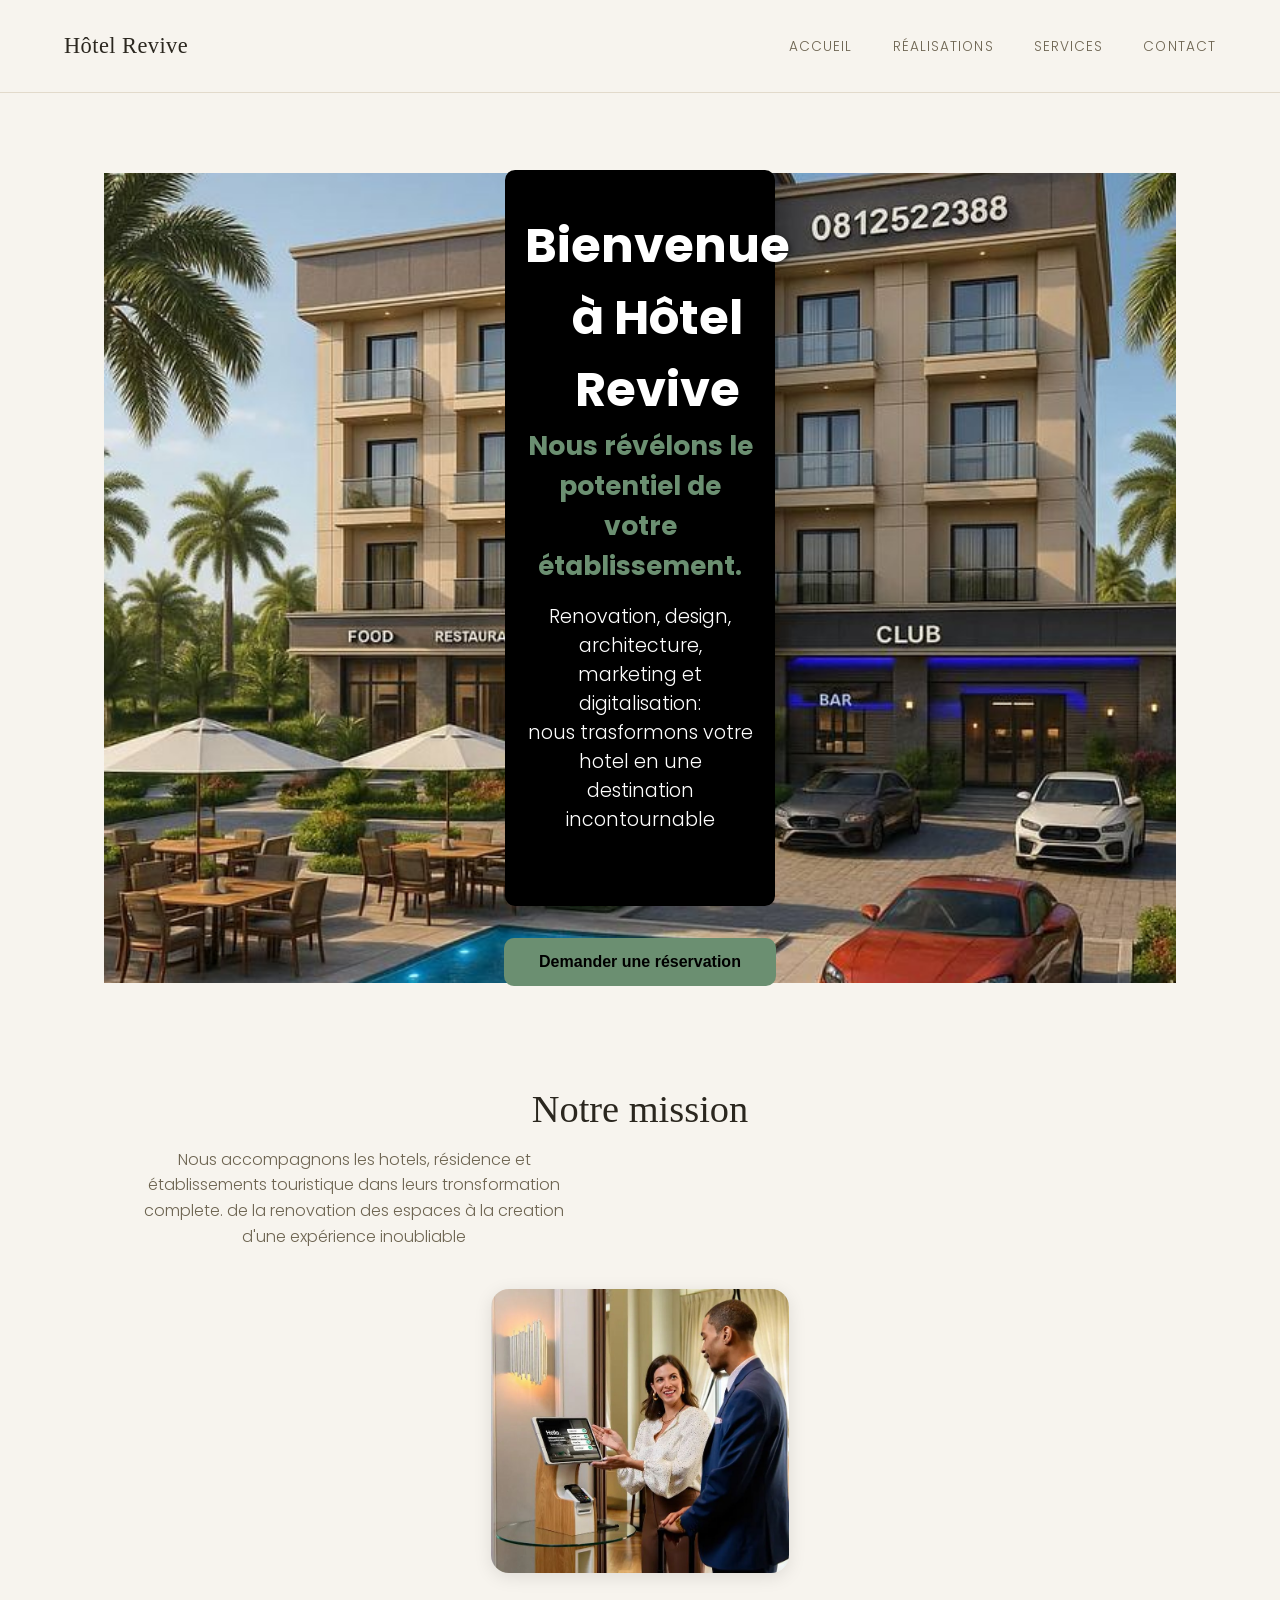
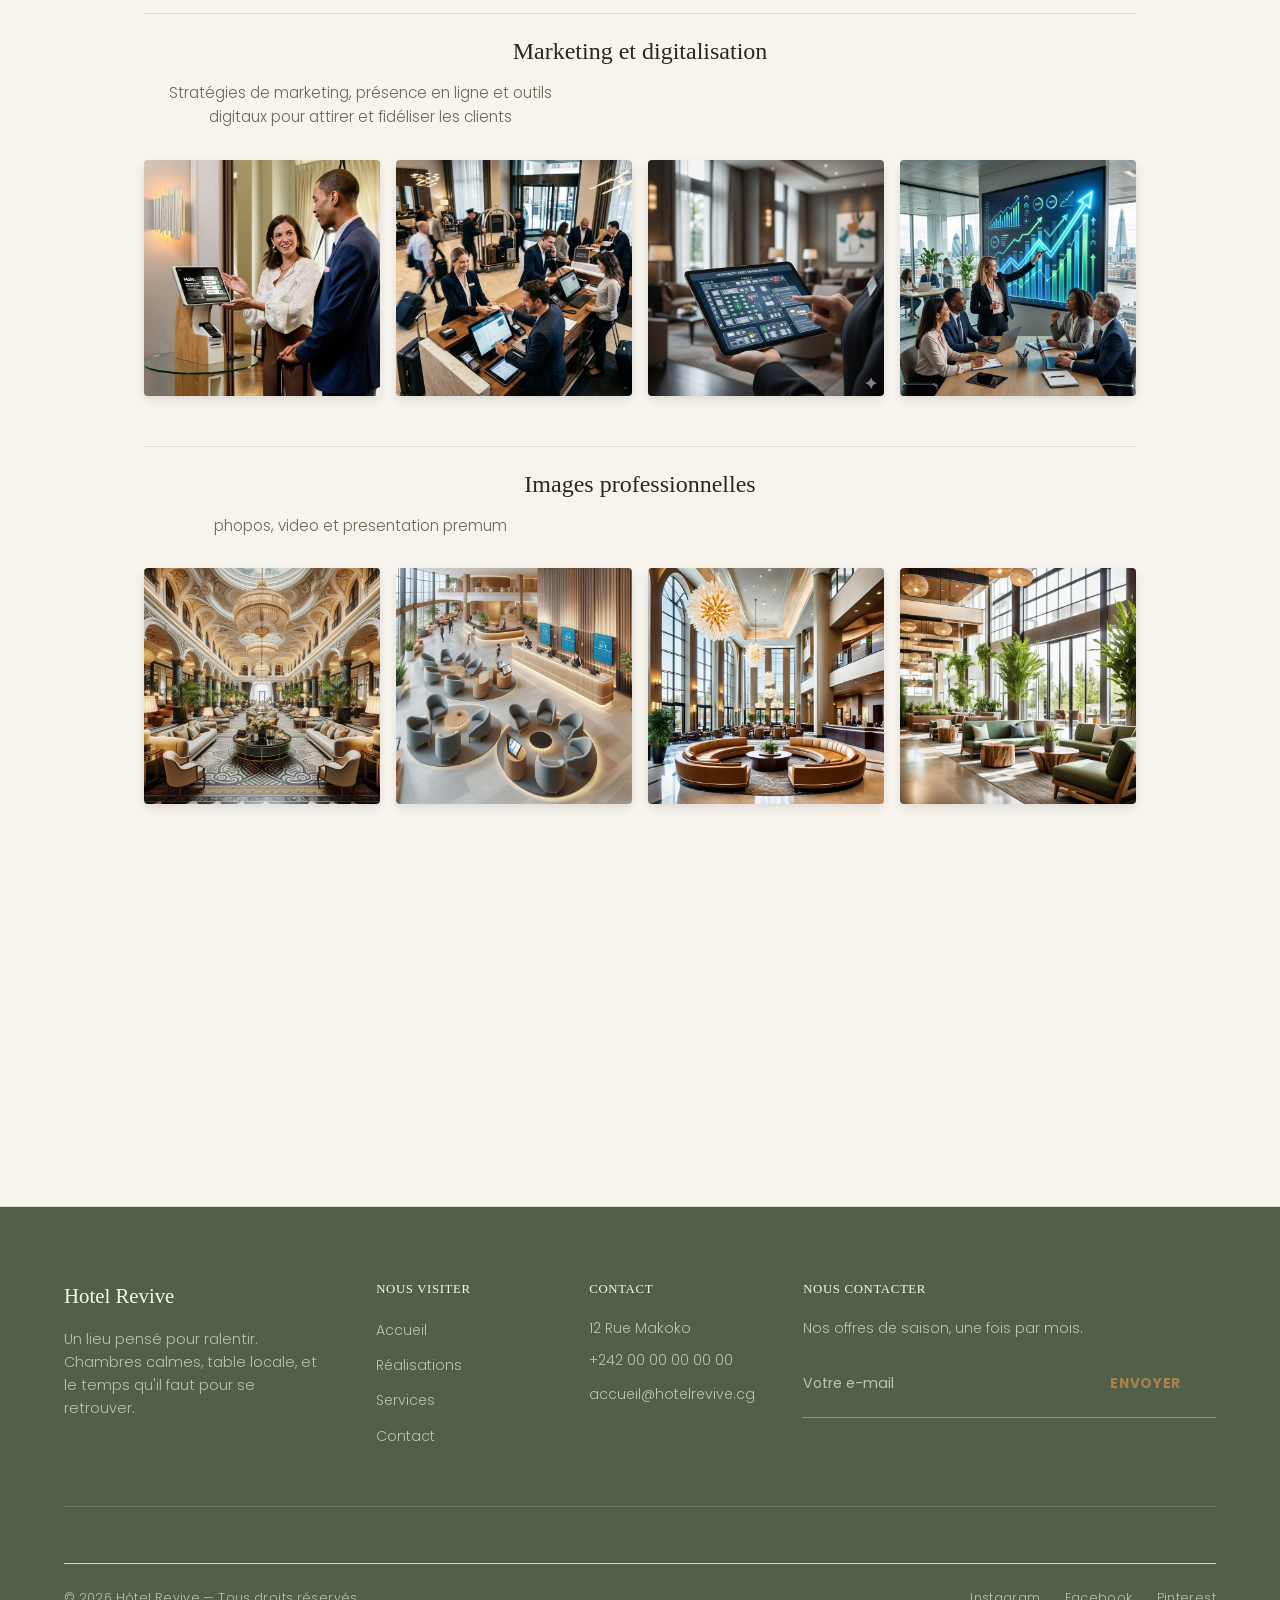
<file: index.html>
<!DOCTYPE html>
<html lang="fr">
<head>
    <meta charset="UTF-8">
    <meta name="viewport" content="width=device-width, initial-scale=1.0">
    <title>Hôtel Revive</title>
    <link href="style.css" rel="stylesheet">  
    <link rel="preconnect" href="https://fonts.googleapis.com">
<link rel="preconnect" href="https://fonts.gstatic.com" crossorigin>
<link href="https://fonts.googleapis.com/css2?family=Poppins:ital,wght@0,100;0,200;0,300;0,400;0,500;0,600;0,700;0,800;0,900;1,100;1,200;1,300;1,400;1,500;1,600;1,700;1,800;1,900&display=swap" rel="stylesheet">
</head>

<body>

<!--   ===========   CREATION DU MENU   ======================   -->

<nav class="navbar">
    <a href="index.html" class="identite">Hôtel Revive</a>

    <ul class="nav-liens">
        <li><a href="index.html">Accueil</a></li>
        <li><a href="realisation.html">Réalisations</a></li>
        <li><a href="services.html">Services</a></li>
        <li><a href="contact.html">Contact</a></li>
    </ul>
</nav>

<main>
    <section class="home">
        <div class="page-title">
            <h1>Bienvenue à Hôtel Revive</h1>
            <h5>Nous révélons le potentiel de votre établissement.</h5>
            <p class="descrip">Renovation, design, architecture, <br> marketing et digitalisation: <br>nous trasformons votre hotel en une destination incontournable</p>
        </div>
        <div><button type="button" class="home-button">Demander une réservation</button></div>
        <div>
    </section>
    
    <section class="service">
        <h2>Notre mission</h2>
        <p>Nous accompagnons les hotels, résidence et établissements touristique dans leurs tronsformation complete. de la renovation des espaces à la creation d'une expérience inoubliable</p>
        <img class="dile" src="images/c.jpg" alt="Notre mission">
        </div>

        <h3>Marketing et digitalisation</h3>
        <p>Stratégies de marketing, présence en ligne et outils digitaux pour attirer et fidéliser les clients</p>
        <div class="design">
            <img src="images/c.jpg" alt="Service 3">
            <img src="images/12.jpg" alt="Service 3">
            <img src="images/h.jpg" alt="Service 3">
            <img src="images/tr.jpg" alt="Service 3">
        </div>

        <h3>Images professionnelles</h3>
        <p>phopos, video et presentation premum</p>
        <div class="design">
            <img src="images/P.jPG" alt="Service 4">
            <img src="images/P1.jPG" alt="Service 4">
            <img src="images/P2.jPG" alt="Service 4">
            <img src="images/P3.jPG" alt="Service 4">
        </div>
    </div>
    </div>
    </section>
    

    </div>
</main>
<!-- ... contenu de la page ... -->

<footer>

    <div class="footer-grid">

        <div class="footer-identite">

            <a href="index.html" class="idendite">Hotel Revive</a>
            <p>Un lieu pensé pour ralentir. Chambres calmes, table locale, et le temps qu'il faut pour se retrouver.</p>

        </div>

        <div class="footer-column">

            <h4>Nous visiter</h4>
            <ul>
                <li><a href="index.html">Accueil</a></li>
                <li><a href="realisation.html">Réalisations</a></li>
                <li><a href="services.html">Services</a></li>
                <li><a href="contact.html">Contact</a></li>
            </ul>

        </div>

        <div class="footer-column">
            <h4>Contact</h4>
            <ul>
            <li><p>12 Rue Makoko</p></li>
            <li><p>+242 00 00 00 00 00</p></li>
            <li><a href="#">accueil@hotelrevive.cg</a></li>
            </ul>
        </div>

        <div class="footer-column">
            <h4>Nous contacter</h4>
            <p>Nos offres de saison, une fois par mois.</p>
            
            <form class="footer-form">
                <input type="email" placeholder="Votre e-mail">
                <button type="submit">Envoyer</button>
            </form>

        </div>

    </div>


    <div class="footer-bottom">
        <span>© 2026 Hôtel Revive — Tous droits réservés</span>
        <div class="socials">
        <a href="#">Instagram</a>
        <a href="#">Facebook</a>
        <a href="#">Pinterest</a>
        </div>
    </div>

</footer>

</body>
</html>
</file>
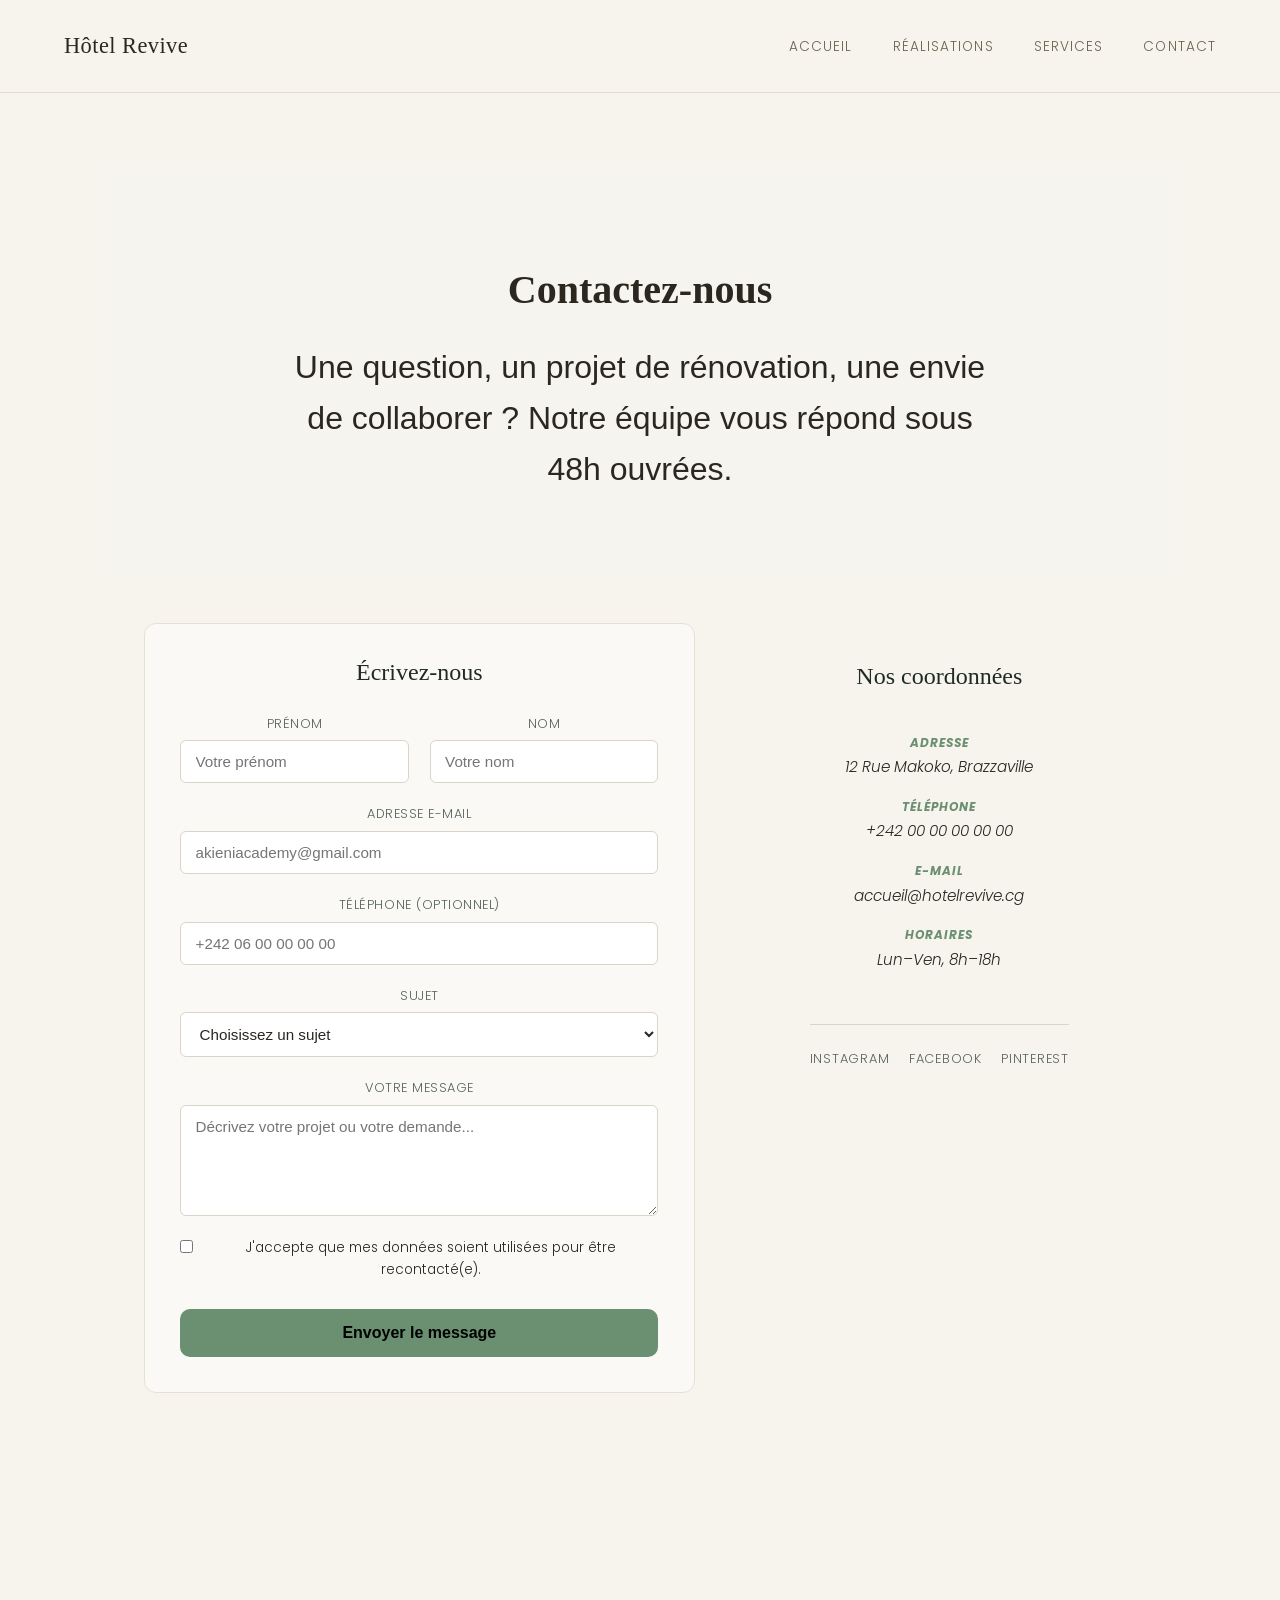
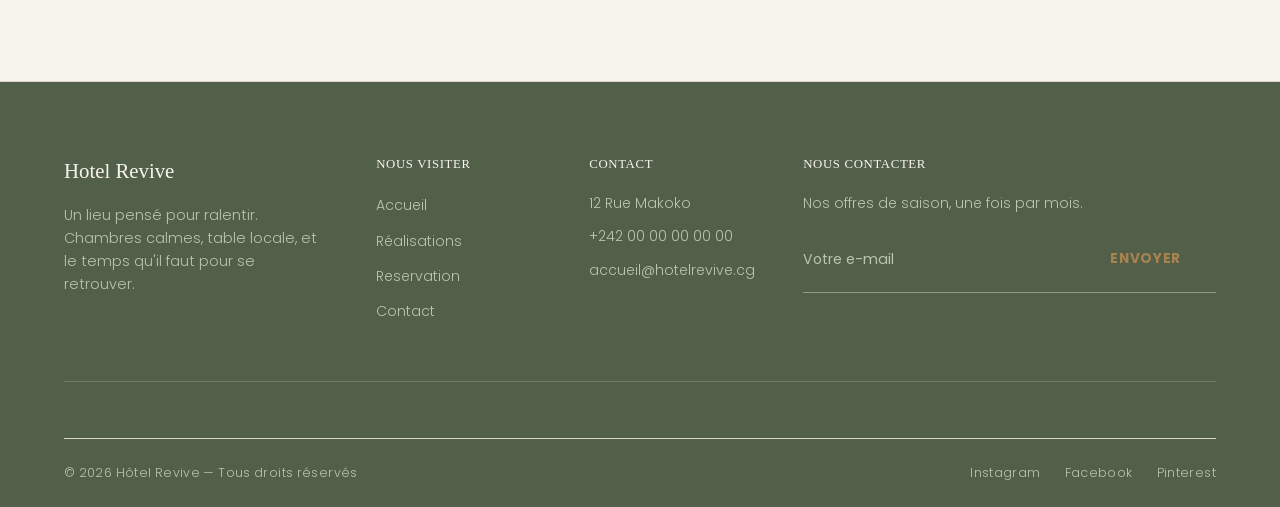
<file: contact.html>
<!DOCTYPE html>
<html lang="fr">
<head>
    <meta charset="UTF-8">
    <meta name="viewport" content="width=device-width, initial-scale=1.0">
    <title>Contact — Hôtel Revive</title>
    <link rel="preconnect" href="https://fonts.googleapis.com">
    <link rel="preconnect" href="https://fonts.gstatic.com" crossorigin>
    <link href="https://fonts.googleapis.com/css2?family=Poppins:ital,wght@0,100;0,200;0,300;0,400;0,500;0,600;0,700;0,800;0,900;1,100;1,200;1,300;1,400;1,500;1,600;1,700;1,800;1,900&display=swap" rel="stylesheet">

    <link href="style.css" rel="stylesheet">
</head>

<body>

<nav class="navbar">
    <a href="index.html" class="identite">Hôtel Revive</a>

    <ul class="nav-liens">
        <li><a href="index.html">Accueil</a></li>
        <li><a href="realisation.html">Réalisations</a></li>
        <li><a href="services.html">Services</a></li>
        <li><a href="contact.html" aria-current="page">Contact</a></li>
        <!-- aria-current="page" dit aux lecteurs d'écran ET à Google
             "c'est la page où on se trouve actuellement". Bonne pratique
             d'accessibilité trop souvent oubliée. -->
    </ul>
</nav>

<main>

    <header class="_header-real">
        <h1>Contactez-nous</h1>
        <p>
            Une question, un projet de rénovation, une envie de collaborer ?
            Notre équipe vous répond sous 48h ouvrées.
        </p>
    </header>

    <section class="contact-section">

        <!--  LE FORMULAIRE  -->

        <form class="contact-form" action="#" method="post" novalidate>
            <!-- action="#" : normalement l'URL du serveur qui traite le formulaire.
                 method="post" : les données du formulaire ne doivent Jamais
                 partir en GET (elles apparaîtraient dans l'URL, donc dans
                 l'historique du navigateur donc mauvais pour la sécurité/vie privée).
                 novalidate : on désactive la validation par défaut du navigateur
                 -->

            <h2>Écrivez-nous</h2>

            <div class="champ champ-double">
                <div class="champ">
                    <label for="prenom">Prénom</label>
                    <input
                        type="text"
                        id="prenom"
                        name="prenom"
                        placeholder="Votre prénom"
                        required
                        autocomplete="given-name">
                    <!-- autocomplete="given-name" : le navigateur peut
                         pré-remplir ce champ automatiquement.-->
                </div>

                <div class="champ">
                    <label for="nom">Nom</label>
                    <input
                        type="text"
                        id="nom"
                        name="nom"
                        placeholder="Votre nom"
                        required
                        autocomplete="family-name">
                </div>
            </div>

            <div class="champ">
                <label for="email">Adresse e-mail</label>
                <input
                    type="email"
                    id="email"
                    name="email"
                    placeholder="akieniacademy@gmail.com"
                    required
                    autocomplete="email">
            </div>

            <div class="champ">
                <label for="telephone">Téléphone (optionnel)</label>
                <input
                    type="tel"
                    id="telephone"
                    name="telephone"
                    placeholder="+242 06 00 00 00 00"
                    autocomplete="tel">
                <!-- Pas de "required" ici : on ne rend obligatoire QUE
                     ce qui est vraiment indispensable. Un formulaire trop
                     exigeant fait fuir les visiteurs (mauvaise UX/conversion). -->
            </div>

            <div class="champ">
                <label for="sujet">Sujet</label>
                <select id="sujet" name="sujet" required>
                    <option value="" disabled selected>Choisissez un sujet</option>
                    <option value="renovation">Projet de rénovation</option>
                    <option value="design">Design &amp; architecture</option>
                    <option value="marketing">Marketing &amp; digitalisation</option>
                    <option value="autre">Autre demande</option>
                </select>
            </div>

            <div class="champ">
                <label for="message">Votre message</label>
                <textarea
                    id="message"
                    name="message"
                    rows="5"
                    placeholder="Décrivez votre projet ou votre demande..."
                    required></textarea>
                    <!-- textarea pour remplir un texte relativement long au lieu d'un simple input-->
            </div>

            <div class="champ champ-checkbox">
                <input type="checkbox" id="rgpd" name="rgpd" required>
                <label for="rgpd">
                    J'accepte que mes données soient utilisées pour être recontacté(e).
                </label>
                <!-- Case à cocher pour le consentement RGPD (protection des
                     données). Bonne pratique légale/éthique dès qu'un
                     formulaire collecte des données personnelles. -->
            </div>

            <button type="submit">Envoyer le message</button>
        </form>

        <!--  LES COORDONNÉES  -->
        <!-- <aside> = contenu "à côté" du contenu principal, lié mais pas indispensable à la compréhension du formulaire. Ici : coordonnées, horaires, réseaux sociaux. -->
        <aside class="contact-infos">
            <h2>Nos coordonnées</h2>

            <!-- <address> est LA balise sémantique pour des coordonnée de contact (adresse postale, téléphone, email). elle aide le SEO local et l'accessibilité. -->
            <address>
                <ul class="liste-infos">
                    <li>
                        <strong>Adresse</strong>
                        <span>12 Rue Makoko, Brazzaville</span>
                    </li>
                    <li>
                        <strong>Téléphone</strong>
                        <a href="tel:+24200000000">+242 00 00 00 00 00</a>
                    </li>
                    <li>
                        <strong>E-mail</strong>
                        <a href="mailto:accueil@hotelrevive.cg">accueil@hotelrevive.cg</a>
                    </li>
                    <li>
                        <strong>Horaires</strong>
                        <span>Lun–Ven, 8h–18h</span>
                    </li>
                </ul>
            </address>

            <div class="socials-contact">
                <a href="#">Instagram</a>
                <a href="#">Facebook</a>
                <a href="#">Pinterest</a>
            </div>
        </aside>

    </section>

</main>

<footer>
    <div class="footer-grid">
        <div class="footer-identite">
            <a href="index.html" class="idendite">Hotel Revive</a>
            <p>Un lieu pensé pour ralentir. Chambres calmes, table locale, et le temps qu'il faut pour se retrouver.</p>
        </div>

        <div class="footer-column">
            <h4>Nous visiter</h4>
            <ul>
                <li><a href="index.html">Accueil</a></li>
                <li><a href="realisation.html">Réalisations</a></li>
                <li><a href="services.html">Reservation</a></li>
                <li><a href="contact.html">Contact</a></li>
            </ul>
        </div>

        <div class="footer-column">
            <h4>Contact</h4>
            <ul>
                <li><p>12 Rue Makoko</p></li>
                <li><p>+242 00 00 00 00 00</p></li>
                <li><a href="mailto:accueil@hotelrevive.cg">accueil@hotelrevive.cg</a></li>
            </ul>
        </div>

        <div class="footer-column">
            <h4>Nous contacter</h4>
            <p>Nos offres de saison, une fois par mois.</p>
            <form class="footer-form">
                <input type="email" placeholder="Votre e-mail">
                <button type="submit">Envoyer</button>
            </form>
        </div>
    </div>

    <div class="footer-bottom">
        <span>© 2026 Hôtel Revive — Tous droits réservés</span>
        <div class="socials">
            <a href="#">Instagram</a>
            <a href="#">Facebook</a>
            <a href="#">Pinterest</a>
        </div>
    </div>
</footer>

</body>
</html>
</file>
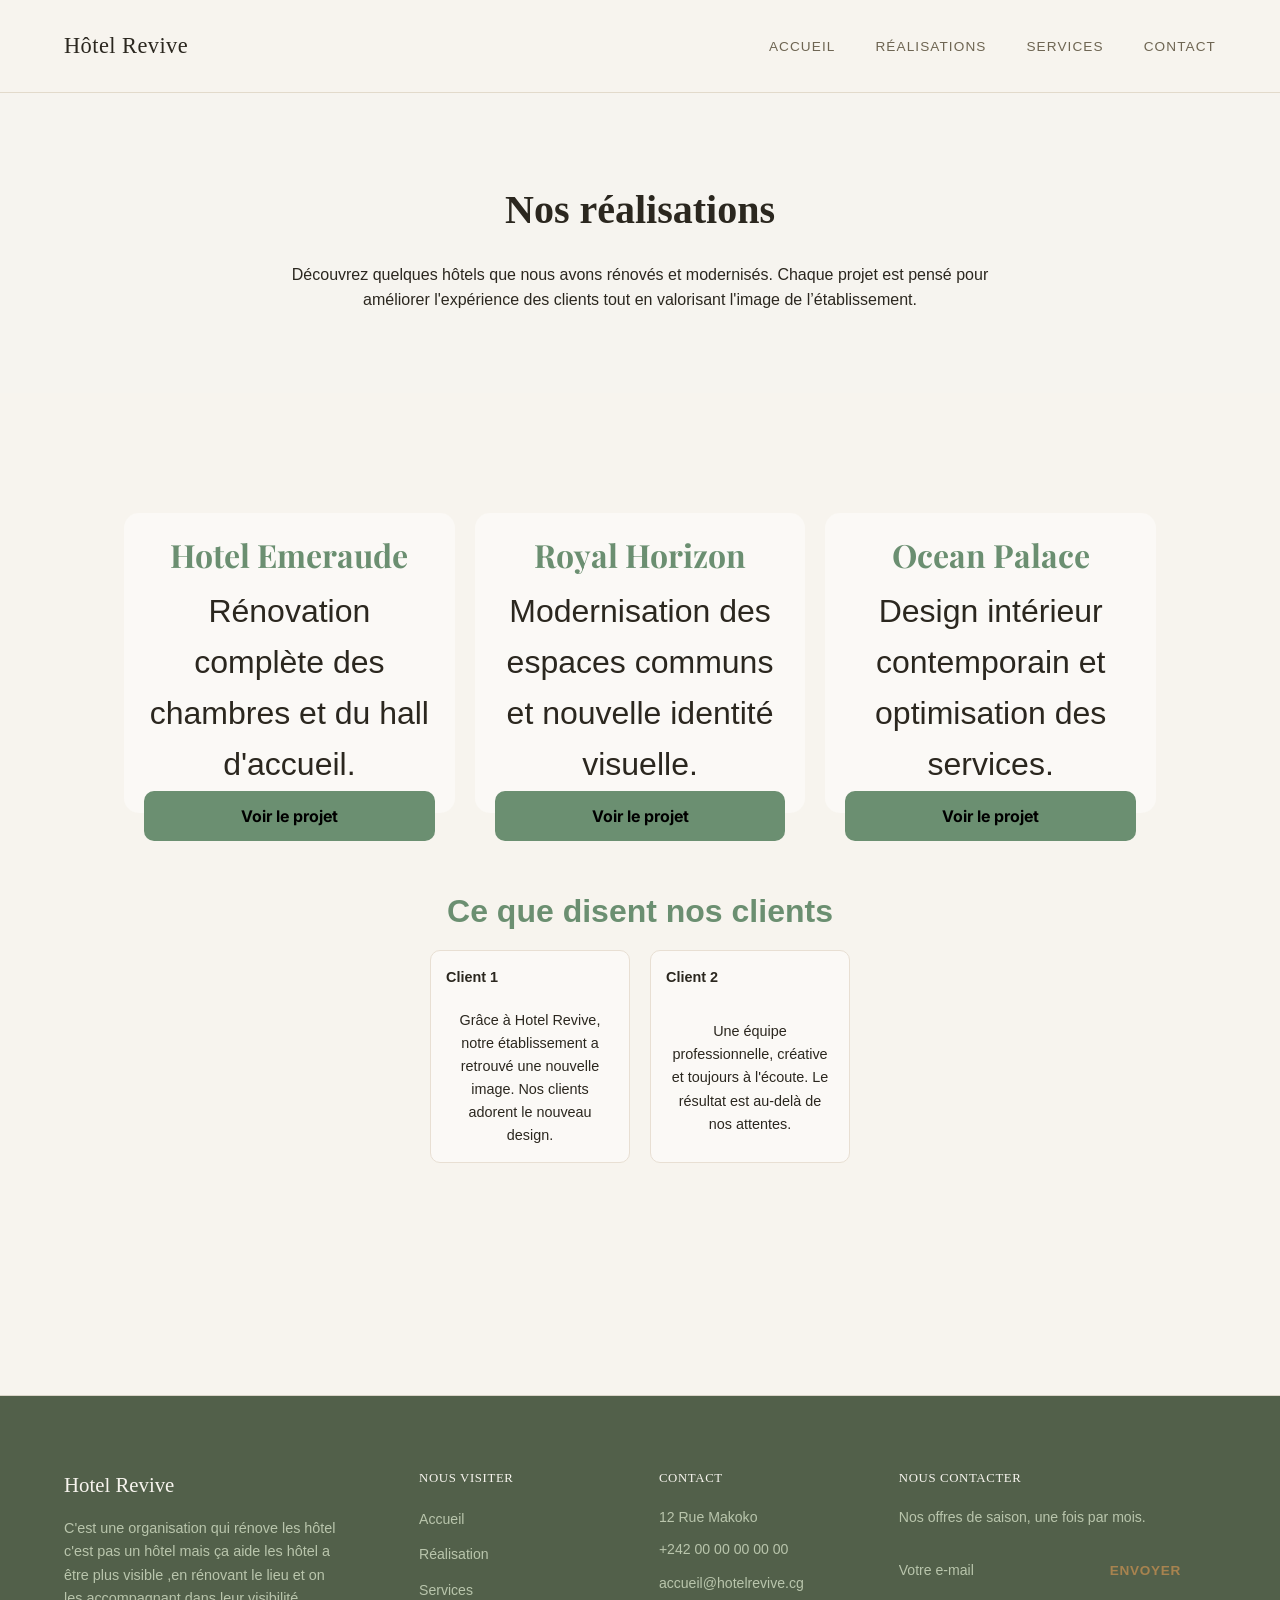
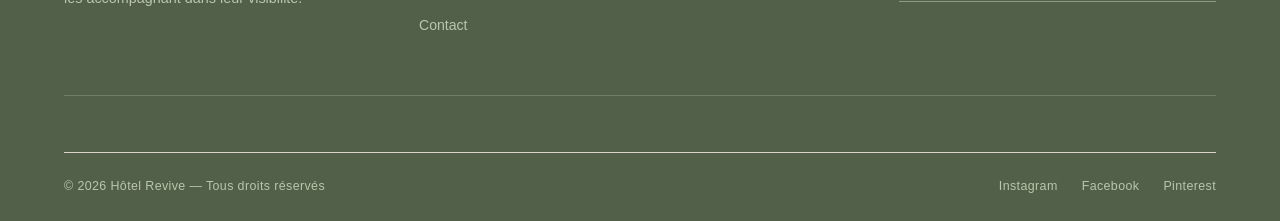
<file: realisation.html>
<!DOCTYPE html>
<html lang="fr">
<head>
    <meta charset="UTF-8">
    <meta name="viewport" content="width=device-width, initial-scale=1.0">
    <title>Nos réalisations</title>
     <link href="https://fonts.googleapis.com/css2?family=Playfair+Display:wght@400;700&family=Inter:wght@400;500;700&family=Montserrat:wght@400;600&display=swap" rel="stylesheet">
    <link rel="stylesheet" href="style.css">
</head>
<body>

    <nav class="navbar">
    <a href="index.html" class="identite">Hôtel Revive</a>

    <ul class="nav-liens">
        
        <ul class="nav-liens">
        <li><a href="index.html">Accueil</a></li>
        <li><a href="realisation.html">Réalisations</a></li>
        <li><a href="services.html">Services</a></li>
        <li><a href="contact.html">Contact</a></li>

    </ul>
    </nav>

    <header class="_header-real">
        <h1>Nos réalisations</h1>
        <p>Découvrez quelques hôtels que nous avons rénovés et modernisés. Chaque projet est pensé pour améliorer l'expérience des clients tout en valorisant l'image de l’établissement.</p>
    </header>
    <main>
        <div class="conteneur_cartes">
        <article class="carte">
            <h3>Hotel Emeraude</h3>
            <p>Rénovation complète des chambres et du hall d'accueil.</p>
            <button>Voir le projet</button>
        </article>

        <article class="carte">
            <h3>Royal Horizon</h3>
            <p>Modernisation des espaces communs et nouvelle identité visuelle.</p>
            <button>Voir le projet</button>
        </article>

        <article class="carte">
            <h3>Ocean Palace</h3>
            <p>Design intérieur contemporain et optimisation des services.</p>
            <button>Voir le projet</button>
        </article>
        </div>
        <aside>
            <h3>Ce que disent nos clients</h3>
        <div class="aside">
            <article class="retour_client">
                <h4>Client 1</h4>
                <p>Grâce à Hotel Revive, notre établissement a retrouvé une nouvelle image. Nos clients adorent le nouveau design.</p>
            </article>

            <article class="retour_client">
                <h4>Client 2</h4>
                <p>Une équipe professionnelle, créative et toujours à l'écoute. Le résultat est au-delà de nos attentes.</p>
            </article>
            </div>
        </aside>
    </main>

    <footer>

    <div class="footer-grid">

        <div class="footer-identite">

            <a href="#" class="idendite">Hotel Revive</a>
            <p>C'est une organisation qui rénove les hôtel c'est pas un hôtel mais ça aide les hôtel a être plus visible ,en rénovant le lieu et on les accompagnant dans leur visibilité.</p>

        </div>

        <div class="footer-column">

            <h4>Nous visiter</h4>
            <ul>
                <li><a href="index.html">Accueil</a></li>
                <li><a href="realisation.html">Réalisation</a></li>
                <li><a href="service.css">Services</a></li>
                <li><a href="contact.html">Contact</a></li>
            </ul>

        </div>

        <div class="footer-column">
            <h4>Contact</h4>
            <ul>
            <li><p>12 Rue Makoko</p></li>
            <li><p>+242 00 00 00 00 00</p></li>
            <li><a href="#">accueil@hotelrevive.cg</a></li>
            </ul>
        </div>

        <div class="footer-column">
            <h4>Nous contacter</h4>
            <p>Nos offres de saison, une fois par mois.</p>
            
            <form class="footer-form">
                <input type="email" placeholder="Votre e-mail">
                <button type="submit">Envoyer</button>
            </form>

        </div>

    </div>


    <div class="footer-bottom">
        <span>© 2026 Hôtel Revive — Tous droits réservés</span>
        <div class="socials">
        <a href="#">Instagram</a>
        <a href="#">Facebook</a>
        <a href="#">Pinterest</a>
        </div>
    </div>

</footer>

</body>
</html>

</body>
</html>
</file>
<file: style.css>
*{ 
    margin:0; padding:0; 
    box-sizing:border-box; 
}

body{
    background: #FFFFFF;
    color: #2A2621;
    font-family: 'Helvetica Neue', sans-serif;
}

/* ==================  COLORATION DE TOUS LES LIENS =====================*/

a{
    color: inherit; 
    text-decoration: none;
}

/* ======================== GESTION DU NAVBAR ========================== */

.navbar{
    display:flex;
    align-items:center;
    justify-content:space-between;
    padding: 1.5rem 2.5rem;
    border-bottom: 1px solid #DAD5C8;
    position: sticky;
    top: 0;
    background: #F6F4EF;
    z-index: 10;
}

.identite{
    color: #C5A880;
    font-family: 'Georgia', serif;
    font-size: 1.6rem;
    font-weight: 600;
    letter-spacing: 0.02em;
}

.identite span{
    color: #6B8F71; 
}

.nav-liens{
    display:flex;
    gap: 2.5rem;
    list-style:none;
}

.nav-liens a{
    font-size: 0.85rem;
    letter-spacing: 0.08em;
    text-transform: uppercase;
    position: relative;
    padding-bottom: 4px;
}

/* ================= GESTION DU FOOTER ========================= */

footer{
    border-top: 1px solid #DAD5C8;
    padding: 4rem 2.5rem 2rem;
    margin-top: 6rem;
}

.footer-grid{
    display:grid;
    grid-template-columns: 1.3fr 1fr 1fr 1.2fr;
    gap: 3rem;
    max-width: 1200px;
    margin: 0 auto;
}

.footer-identite .identite{
    display:block; 
    margin-bottom: 1rem;
}

.footer-identite p{
    font-size: 0.85rem;
    color: #55625B;
    line-height: 1.6;
    max-width: 26ch;
}

.footer-column h4{
    font-size: 0.75rem;
    letter-spacing: 0.1em;
    text-transform: uppercase;
    color: #6B8F71;
    margin-bottom: 1.1rem;
}

.footer-column ul{ 
    list-style:none; 
}

.footer-column li{ 
    margin-bottom: 0.7rem; 
}

.footer-column a, .footer-column p{
    font-size: 0.9rem;
    color: #1F2A24;
}

.footer-form{
    display:flex;
    border-bottom: 1px solid #1F2A24;
    padding-bottom: 0.5rem;
    margin-top: 0.5rem;
}

.footer-form input{
    flex:1;
    border:none;
    background:none;
    font-family:'Helvetica Neue', sans-serif;
    font-size: 0.9rem;
    outline:none;   
}

.footer-form button{
    background:none;
    border:none;
    font-size: 0.8rem;
    letter-spacing: 0.06em;
    text-transform: uppercase;
    color: #6B8F71;
    cursor:pointer;
}

.footer-bottom{
    max-width: 1200px;
    margin: 3.5rem auto 0;
    padding-top: 1.5rem;
    border-top: 1px solid #DAD5C8;
    display:flex;
    justify-content:space-between;
    align-items:center;
    font-size: 0.75rem;
    color: #8A8577;
    letter-spacing: 0.03em;
}

/*======================. CSS DU FICHIER REALISATION. =========================*/

* {
    margin: 0;
    padding: 0;
    box-sizing: border-box;
}

/* HEADER */

._header-real {
  background-color: #F6F4EF;
  padding: 80px 20px;
  text-align: center;
}

._header-real h1 {
    margin-top: 0.3rem;
    font-family: Georgia, 'Times New Roman', Times, serif;
    font-size: 2.5rem;
    margin-bottom: 20px;
}

._header-real p {
    font-family: 'Lucida Sans', 'Lucida Sans Regular', 'Lucida Grande', 'Lucida Sans Unicode', Geneva, Verdana, sans-serif;
    max-width: 700px;
    margin: 0 auto;
}

/* CARTES PROJETS */
.conteneur_cartes {
    display: flex;
    justify-content: space-between;
    gap: 20px;
    flex-wrap: wrap;
    padding: 40px 20px;
}

.carte {
    flex: 1 1 300px;
    display: flex;
    flex-direction: column;
    justify-content: space-between;
    border-radius: 15px;
    background-color: #FBF9F6;
    padding: 20px;
    height: 300px;
    box-shadow: var(--shadow-card);
    transition: var(--transition-scale);
}

.carte h3 {
    font-family: "Georgia", "Playfair Display", serif;
    margin-bottom: 10px;
}

button {
  background-color: #C5A880;
  color: #FFFFFF;
  border: none;
  padding: 12px 20px;
  border-radius: 4px;
  width: 100%;
  cursor: pointer;
  font-family: "Helvetica Neue", "Inter", "Montserrat", sans-serif;;
}

button:hover {
  background-color: #2A2621;
}

/* COMMENTAIRES CLIENTS */
aside {
  display: flex;
  justify-content: center;
  align-items: center;
  flex-direction: column;
  gap: 20px;
  padding: 40px 20px;
}
.aside{
    display: flex;
  justify-content: space-between;
  gap: 20px;
}

.retour_client {
  display: flex;
  flex-wrap:wrap;
  gap:20px;
  background-color: #FBF9F6;
  border: 1px solid #E8DFD3;
  border-radius: 10px;
  padding: 15px;
  font-size: 0.9rem;
  box-shadow: var(--shadow-card);
  max-width: 200px;
}

/*. =================. Css de la page d'accueil ==================*/

*{
    margin:0; padding:0;
    box-sizing:border-box;
}

body{
    background: #FFFFFF;
    color: #2A2621;
    font-family: 'Helvetica Neue', sans-serif;
}

a{
    color: inherit;
    text-decoration: none;
}

/* ======================== NAVBAR ========================== */

.navbar{
    display:flex;
    align-items:center;
    justify-content:space-between;
    padding: 1.5rem 2.5rem;
    border-bottom: 1px solid #DAD5C8;
    position: sticky;
    top: 0;
    background: #F6F4EF;
    z-index: 10;
}

.identite{
    color: #C5A880;
    font-family: 'Georgia', serif;
    font-size: 1.6rem;
    font-weight: 600;
    letter-spacing: 0.02em;
}

.identite span{
    color: #6B8F71;
}

.nav-liens{
    display:flex;
    gap: 2.5rem;
    list-style:none;
}

.nav-liens a{
    font-size: 0.85rem;
    letter-spacing: 0.08em;
    text-transform: uppercase;
    position: relative;
    padding-bottom: 4px;
}

.nav-liens a::after{
    content:"";
    position:absolute;
    left:0; bottom:0;
    width:0%;
    height:1px;
    background:#6B8F71;
    transition: width 0.3s ease;
}

.nav-liens a:hover::after{
    width:100%;
}

.nav-cta{
    border: 1px solid #2A2621;
    padding: 0.55rem 1.3rem;
    font-size: 0.78rem;
    letter-spacing: 0.08em;
    text-transform: uppercase;
    transition: background 0.25s ease, color 0.25s ease;
}

.nav-cta:hover{
    background: #2A2621;
    color: #F6F4EF;
}

/* ======================== HERO ========================== */

.hero{
    position: relative;
    height: 88vh;
    min-height: 560px;
    display:flex;
    align-items:flex-end;
    overflow:hidden;
}

.hero img{
    position:absolute;
    top:0; left:0;
    width:100%; height:100%;
    object-fit: cover;
    filter: grayscale(15%);
}

.hero-contenu{
    position: relative;
    z-index: 2;
    padding: 0 2.5rem 4.5rem;
    max-width: 1200px;
    margin: 0 auto;
    width: 100%;
    color: #F6F4EF;
}

.hero-eyebrow{
    font-size: 0.78rem;
    letter-spacing: 0.18em;
    text-transform: uppercase;
    color: #C5A880;
    margin-bottom: 1.4rem;
    display:block;
}

.hero-contenu h1{
    font-family: 'Georgia', serif;
    font-weight: 400;
    font-size: clamp(2.4rem, 5vw, 4.2rem);
    line-height: 1.08;
    max-width: 15ch;
}

.hero-contenu h1 em{
    font-style: italic;
    color: #C5A880;
}

.hero-sous{
    margin-top: 1.6rem;
    font-size: 1.02rem;
    max-width: 42ch;
    color: #DAD5C8;
    line-height: 1.6;
}

.hero-actions{
    margin-top: 2.3rem;
    display:flex;
    gap: 1.2rem;
    align-items:center;
}

.btn-primaire{
    background: #C5A880;
    color: #1F2A24;
    padding: 0.85rem 1.8rem;
    font-size: 0.82rem;
    letter-spacing: 0.08em;
    text-transform: uppercase;
    transition: background 0.25s ease;
}

.btn-primaire:hover{
    background: #DAD5C8;
}

.btn-secondaire{
    font-size: 0.82rem;
    letter-spacing: 0.06em;
    text-transform: uppercase;
    border-bottom: 1px solid rgba(246,244,239,0.5);
    padding-bottom: 3px;
}

/* ======================== SECTIONS COMMUNES ========================== */

section{
    padding: 6.5rem 2.5rem;
    max-width: 1200px;
    margin: 0 auto;
}

.section-eyebrow{
    font-size: 0.75rem;
    letter-spacing: 0.14em;
    text-transform: uppercase;
    color: #6B8F71;
    margin-bottom: 1rem;
    display:block;
}

.section-titre{
    font-family: 'Georgia', serif;
    font-weight: 400;
    font-size: clamp(1.8rem, 3vw, 2.6rem);
    max-width: 22ch;
    line-height: 1.2;
}

/* ======================== APPROCHE (processus) ========================== */

.approche-intro{
    display:flex;
    justify-content:space-between;
    align-items:flex-end;
    gap: 2rem;
    flex-wrap: wrap;
    margin-bottom: 4rem;
}

.approche-intro p{
    max-width: 34ch;
    font-size: 0.95rem;
    color: #55625B;
    line-height: 1.7;
}

.etapes{
    display:grid;
    grid-template-columns: repeat(3, 1fr);
    gap: 0;
    border-top: 1px solid #DAD5C8;
}

.etape{
    padding: 2.6rem 2rem 2.6rem 0;
    border-right: 1px solid #DAD5C8;
}

.etape:last-child{
    border-right:none;
}

.etape-num{
    font-family:'Georgia', serif;
    font-size: 0.85rem;
    color: #C5A880;
    letter-spacing: 0.05em;
}

.etape h3{
    font-family:'Georgia', serif;
    font-weight: 400;
    font-size: 1.35rem;
    margin: 1.1rem 0 0.9rem;
}

.etape p{
    font-size: 0.9rem;
    color: #55625B;
    line-height: 1.65;
    max-width: 30ch;
}

/* ======================== AVANT / APRÈS ========================== */

.avant-apres{
    background: #F6F4EF;
}

.aa-tete{
    display:flex;
    justify-content:space-between;
    align-items:flex-end;
    flex-wrap: wrap;
    gap: 1.5rem;
    margin-bottom: 3.2rem;
}

.aa-grille{
    display:grid;
    grid-template-columns: 1.15fr 0.85fr;
    gap: 1.5rem;
    align-items:stretch;
}

.aa-image{
    position:relative;
    overflow:hidden;
    min-height: 420px;
}

.aa-image img{
    width:100%; height:100%;
    object-fit:cover;
    display:block;
    filter: grayscale(10%);
}

.aa-tag{
    position:absolute;
    top: 1.3rem; left: 1.3rem;
    background: rgba(246,244,239,0.92);
    color:#1F2A24;
    font-size: 0.72rem;
    letter-spacing: 0.1em;
    text-transform: uppercase;
    padding: 0.4rem 0.9rem;
}

.aa-detail{
    display:flex;
    flex-direction:column;
    justify-content:space-between;
    padding: 2.4rem;
    border: 1px solid #DAD5C8;
    background:#FFFFFF;
}

.aa-detail h3{
    font-family:'Georgia', serif;
    font-weight:400;
    font-size:1.5rem;
    line-height:1.3;
}

.aa-detail p{
    font-size: 0.92rem;
    color:#55625B;
    line-height:1.7;
    margin-top:1.2rem;
}

.aa-stats{
    display:flex;
    gap: 2.2rem;
    margin-top: 2.4rem;
    border-top: 1px solid #DAD5C8;
    padding-top: 1.6rem;
}

.aa-stats div span{
    display:block;
    font-family:'Georgia', serif;
    font-size: 1.6rem;
    color:#6B8F71;
}

.aa-stats div small{
    font-size: 0.72rem;
    letter-spacing: 0.06em;
    text-transform: uppercase;
    color:#8A8577;
}

/* ======================== CITATION ========================== */

.citation{
    text-align:center;
    max-width: 780px;
}

.citation blockquote{
    font-family:'Georgia', serif;
    font-style: italic;
    font-size: clamp(1.3rem, 2.4vw, 1.9rem);
    line-height: 1.5;
    color:#2A2621;
}

.citation cite{
    display:block;
    margin-top: 1.6rem;
    font-style: normal;
    font-size: 0.8rem;
    letter-spacing: 0.06em;
    text-transform: uppercase;
    color:#8A8577;
}

/* ======================== RESPONSIVE ========================== */

@media (max-width: 900px){
    .nav-liens{ display:none; }
    .etapes{ grid-template-columns: 1fr; }
    .etape{ border-right:none; border-bottom:1px solid #DAD5C8; }
    .etape:last-child{ border-bottom:none; }
    .aa-grille{ grid-template-columns: 1fr; }
    .aa-image{ min-height: 300px; }
    .footer-grid{ grid-template-columns: 1fr 1fr; }
    .footer-identite{ grid-column: 1 / -1; }
    .cta-inner{ text-align:center; justify-content:center; }
}

@media (max-width: 560px){
    .footer-grid{ grid-template-columns: 1fr; }
    section{ padding: 4.5rem 1.5rem; }
    .navbar{ padding: 1.2rem 1.5rem; }
}

@media (prefers-reduced-motion: reduce){
    *{ transition: none !important; }
}

/*============ MEDIA QUERIES. ======================*/



*{ 
    margin:0; padding:0; 
    box-sizing:border-box; 
}

body{
    background:white;
    color: #2A2621;
    font-family: 'Helvetica Neue', sans-serif;
}

/* ==================  COLORATION DE TOUS LES LIENS =====================*/

a{
    color: inherit; 
    text-decoration: none;
}

  /* ======================== GESTION DU NAVBAR ========================== */

.navbar{
    display:flex;
    align-items:center;
    justify-content:space-between;
    padding: 1.5rem 2.5rem;
    border-bottom: 1px solid #DAD5C8;
    position: sticky;
    top: 0;
    background: #F6F4EF;
    z-index: 10;
}

.identite{
    color: #C5A880;
    font-family: 'Georgia', serif;
    font-size: 1.6rem;
    font-weight: 600;
    letter-spacing: 0.02em;
}

.identite span{
    color: #6B8F71; 
}

.nav-liens{
    display:flex;
    gap: 2.5rem;
    list-style:none;
}

.nav-liens a{
    font-size: 0.85rem;
    letter-spacing: 0.08em;
    text-transform: uppercase;
    position: relative;
    padding-bottom: 4px;
}


.home{
    background-image: url('images/1.jpg');
    background-size: cover;
    background-position: center;
    height: 90vh;
    display: flex;
    align-items: center;
    justify-content: center;
    flex-direction: column;
    
}
.home h1{
  display: inline-block;
    font-size: 3rem;
    color: #FFFFFF;
    text-shadow: 2px 2px 4px rgba(0, 0, 0, 0.5);
    margin: 0;
    padding: 0;
    font-family: 'poppins', sans-serif;
    justify-content: center;
    
}
button{
    background: #6B8F71;
    color: #000;
    border: none;
    padding: 15px 35px;
    font-size: 16px;
    font-weight: bold;
    cursor: pointer;
    transition: 0.3s;
    border-radius: 10px;

}
.home-button{
    margin-top: 2rem;
}

.home p{
    font-size: 1.2rem;
    color: #FFFFFF;
    margin-top: 1rem;
    margin-bottom: 2rem;
}
.page-title{
    background: rgb(0, 0, 0.4);
    text-align: center;
    padding: 40px 20px;
    border-radius: 10px;
    font-size: 2rem;
    margin: auto 0;
    font-family: 'poppins', sans-serif;
    color: #6B8F71;
   line-height: normal;
}
main{
    text-align: center;
    font-size: 2rem;
    margin: auto 0;
}
.design {
  display: grid;
  grid-template-columns: repeat(2, 1fr 1fr);
  gap: 20px;
  margin-top: 30px;
  margin-bottom: 50px;

}
.design  img {
  width: 100%;
  height: auto;
  border-radius: 8px;
  box-shadow: 0 4px 8px rgba(0, 0, 0, 0.1);
  object-fit: cover;
  margin-bottom: 10px;
  
}
.dile{
  width: 30%;
  margin: 0 auto;
  height: auto;
  border-radius: 18px;
  box-shadow: 0 4px 18px rgba(0, 0, 0, 0.1);
margin: 30px auto;
display: block;

}
.service {
  
}
.service h2, h2 ,h3{
    font-size: 36px;
    color: #6B8F71;
    font-family: 'poppins', sans-serif;
    margin-bottom: 15px;
    font-weight: 700;
    text-align: center;
    font-size: 2rem;
    margin: auto 0;
    font-family: 'poppins', sans-serif;
    color: #6B8F71;
   line-height: normal;
}
.service p{
    font-size: 1.2rem;
    color: black;
    margin-top: 1rem;
    margin-bottom: 2rem;
}
.service p h2 + p{
    font-size: 18px;
    color: #6B8F71;
    font-family: 'poppins', sans-serif;
    margin-bottom: 15px;
    font-weight: 700;
    text-align: center;
}
@media only screen and (min-width: 320px) and (max-width:480px) {
    .design .dil{
        width: 95%;
    }
}
 
@media only screen and (min-width: 480px), (orientation: portrait) {
  .page-title{
      width:270px;}
}
@media only screen and (min-width: 768px) and (max-width:1024px) and (orientation:landscape) {
.page-tetle, .descrip{
    float:left;
    width:20rem;}
    .descrip{
        text-align: left;}
}

/* ================= GESTION DU FOOTER ========================= */

footer{
    border-top: 1px solid #DAD5C8;
    padding: 4rem 2.5rem 2rem;
    margin-top: 6rem;
}

.footer-grid{
    display:grid;
    grid-template-columns: 1.3fr 1fr 1fr 1.2fr;
    gap: 3rem;
    max-width: 1200px;
    margin: 0 auto;
}

.footer-identite .identite{
    display:block; 
    margin-bottom: 1rem;
}

.footer-identite p{
    font-size: 0.85rem;
    color: #55625B;
    line-height: 1.6;
    max-width: 26ch;
}

.footer-column h4{
    font-size: 0.75rem;
    letter-spacing: 0.1em;
    text-transform: uppercase;
    color: #6B8F71;
    margin-bottom: 1.1rem;
}

.footer-column ul{ 
    list-style:none; 
}

.footer-column li{ 
    margin-bottom: 0.7rem; 
}

.footer-column a, .footer-column p{
    font-size: 0.9rem;
    color: #1F2A24;
}

.footer-form{
    display:flex;
    border-bottom: 1px solid #1F2A24;
    padding-bottom: 0.5rem;
    margin-top: 0.5rem;
}

.footer-form input{
    flex:1;
    border:none;
    background:none;
    font-family:'Helvetica Neue', sans-serif;
    font-size: 0.9rem;
    outline:none;   
}

.footer-form button{
    background:none;
    border:none;
    font-size: 0.8rem;
    letter-spacing: 0.06em;
    text-transform: uppercase;
    color: #6B8F71;
    cursor:pointer;
}

.footer-bottom{
    max-width: 1200px;
    margin: 3.5rem auto 0;
    padding-top: 1.5rem;
    border-top: 1px solid #DAD5C8;
    display:flex;
    justify-content:space-between;
    align-items:center;
    font-size: 0.75rem;
    color: #8A8577;
    letter-spacing: 0.03em;
}

/*============ MEDIA QUERIES. ======================*/

/*  Structure générale de la section : GRID  */
.contact-section{
    display: grid;
    grid-template-columns: 1.4fr 1fr;
    gap: 3rem;
    max-width: 1100px;
    margin: 0 auto;
    padding: 3rem 2.5rem 6rem;
    align-items: start;
}

/* Le formulaire  */
.contact-form{
    display: flex;
    flex-direction: column;
    gap: 1.3rem;
    background: #FBF9F6;
    border: 1px solid #E8DFD3;
    border-radius: 12px;
    padding: 2.2rem;
}

.contact-form h2{
    font-family: 'Georgia', serif;
    font-weight: 400;
    font-size: 1.5rem;
    color: #1F2A24;
    margin-bottom: 0.4rem;
}

.champ{
    display: flex;
    flex-direction: column;
    gap: 0.4rem;
}

.champ-double{
    display: grid;
    grid-template-columns: 1fr 1fr;
    gap: 1.3rem;
}

.champ label{
    font-size: 0.8rem;
    letter-spacing: 0.04em;
    text-transform: uppercase;
    color: #55625B;
}

.contact-form input[type="text"],
.contact-form input[type="email"],
.contact-form input[type="tel"],
.contact-form select,
.contact-form textarea{
    font-family: 'Helvetica Neue', sans-serif;
    font-size: 0.95rem;
    color: #2A2621;
    background: #FFFFFF;
    border: 1px solid #DAD5C8;
    border-radius: 6px;
    padding: 0.75rem 0.9rem;
    outline: none;
    transition: border-color 0.2s ease;
}

.contact-form textarea{
    resize: vertical;
}

.contact-form input:focus,
.contact-form select:focus,
.contact-form textarea:focus{
    border-color: #6B8F71;
}

.champ-checkbox{
    flex-direction: row;
    align-items: flex-start;
    gap: 0.6rem;
}

.champ-checkbox input{
    margin-top: 0.2rem;
}

.champ-checkbox label{
    text-transform: none;
    font-size: 0.85rem;
    color: #2A2621;
    letter-spacing: normal;
}

.contact-form button[type="submit"]{
    align-self: flex-start;
    margin-top: 0.5rem;
}

/*  Les coordonnées (aside) */
.contact-infos h2{
    font-family: 'Georgia', serif;
    font-weight: 400;
    font-size: 1.5rem;
    color: #1F2A24;
    margin-bottom: 1.4rem;
}

.liste-infos{
    list-style: none;
    display: flex;
    flex-direction: column;
    gap: 1.1rem;
}

.liste-infos li{
    display: flex;
    flex-direction: column;
    gap: 0.2rem;
}

.liste-infos strong{
    font-size: 0.75rem;
    letter-spacing: 0.08em;
    text-transform: uppercase;
    color: #6B8F71;
}

.liste-infos span,
.liste-infos a{
    font-size: 0.95rem;
    color: #2A2621;
}

.liste-infos a:hover{
    text-decoration: underline;
}

.socials-contact{
    display: flex;
    gap: 1.2rem;
    margin-top: 2rem;
    padding-top: 1.5rem;
    border-top: 1px solid #DAD5C8;
}

.socials-contact a{
    font-size: 0.8rem;
    letter-spacing: 0.06em;
    text-transform: uppercase;
    color: #55625B;
}

.socials-contact a:hover{
    color: #6B8F71;
}

/* 
   RESPONSIVE - page contact (3 paliers : ~375px, ~768px, ~1280px)
*/

@media (max-width: 768px){
    .contact-section{
        grid-template-columns: 1fr;
        padding: 2.5rem 1.5rem 4rem;
    }
    .champ-double{
        grid-template-columns: 1fr;
    }
}

@media (max-width: 480px){
    .contact-form{
        padding: 1.5rem;
    }
    ._header-real{
        padding: 60px 16px;
    }
    .contact-form button[type="submit"]{
        width: 100%;
        align-self: stretch;
    }
}

@media (min-width: 1280px){
    .contact-section{
        max-width: 1200px;
    }
}

/*  ======================  STYLISATION DE LA PAGES SERVICES  =========================*/

/* ==========================================================================
   HÔTEL REVIVE — Feuille de style
   Palette : pierre & sauge, ambiance hôtellerie minimaliste
   ========================================================================== */

@import url('https://fonts.googleapis.com/css2?family=Fraunces:opsz,wght@9..144,300;9..144,400;9..144,500;9..144,600&display=swap');

:root {
    /* Tons pierre */
    --stone-50:  #F7F4EE;
    --stone-100: #EFEAE0;
    --stone-200: #E2DACB;
    --stone-400: #B6AA93;
    --stone-700: #6E6552;
    --stone-900: #2B271F;

    /* Tons sauge */
    --sage-100: #E6EAE0;
    --sage-300: #B9C5AC;
    --sage-500: #7C8F6C;
    --sage-700: #52604A;

    /* Accent chaleureux */
    --brass: #A8834F;

    /* Typo */
    --font-display: 'Fraunces', serif;
    --font-body: 'Poppins', sans-serif;

    /* Rythme */
    --radius: 4px;
    --gap: 1.5rem;
}

* { box-sizing: border-box; margin: 0; padding: 0; }

body {
    background-color: var(--stone-50);
    color: var(--stone-900);
    font-family: var(--font-body);
    font-weight: 300;
    line-height: 1.6;
}

img { display: block; max-width: 100%; height: auto; }
a { text-decoration: none; color: inherit; }
ul { list-style: none; }

/* ==========================================================================
   NAVIGATION
   ========================================================================== */

.navbar {
    display: flex;
    justify-content: space-between;
    align-items: center;
    padding: 1.75rem 4rem;
    background-color: var(--stone-50);
    border-bottom: 1px solid var(--stone-200);
}

.identite {
    font-family: var(--font-display);
    font-size: 1.4rem;
    font-weight: 500;
    letter-spacing: 0.02em;
    color: var(--stone-900);
}

.nav-liens {
    display: flex;
    gap: 2.5rem;
}

.nav-liens a {
    font-size: 0.85rem;
    letter-spacing: 0.08em;
    text-transform: uppercase;
    color: var(--stone-700);
    position: relative;
    padding-bottom: 4px;
    transition: color 0.3s ease;
}

.nav-liens a::after {
    content: "";
    position: absolute;
    left: 0;
    bottom: 0;
    width: 0;
    height: 1px;
    background-color: var(--sage-700);
    transition: width 0.3s ease;
}

.nav-liens a:hover {
    color: var(--sage-700);
}

.nav-liens a:hover::after {
    width: 100%;
}

/* ==========================================================================
   MAIN / SECTIONS "SERVICE"
   ========================================================================== */

main {
    max-width: 1200px;
    margin: 0 auto;
    padding: 5rem 4rem 6rem;
}

.service {
    margin-bottom: 5.5rem;
}

.service h2 {
    font-family: var(--font-display);
    font-size: 2.4rem;
    font-weight: 500;
    color: var(--stone-900);
    margin-bottom: 0.6rem;
}

.service > p {
    font-size: 1rem;
    color: var(--stone-700);
    max-width: 42ch;
    margin-bottom: 2.5rem;
}

/* ==========================================================================
   GRILLE DE SERVICES (bento)
   ========================================================================== */

.our-services.grid {
    display: grid;
    grid-template-columns: repeat(4, 1fr);
    gap: var(--gap);
    margin-bottom: 3.5rem;
}

.services-item {
    position: relative;
    overflow: hidden;
    border-radius: var(--radius);
    aspect-ratio: 3 / 4;
    background-color: var(--stone-200);
}

.services-item.col-span-4 {
    grid-column: span 4;
    aspect-ratio: 16 / 6;
}

.services-item img {
    width: 100%;
    height: 100%;
    object-fit: cover;
    transition: transform 0.6s ease;
}

.hoverlay .services-item:hover img {
    transform: scale(1.06);
}

.services-item .overlay {
    position: absolute;
    inset: 0;
    display: flex;
    flex-direction: column;
    justify-content: flex-end;
    padding: 1.5rem;
    background: linear-gradient(180deg, rgba(43, 39, 31, 0) 40%, rgba(43, 39, 31, 0.75) 100%);
}

.services-item .overlay h3 {
    font-family: var(--font-display);
    font-size: 1.3rem;
    font-weight: 500;
    color: var(--stone-50);
    margin-bottom: 0.2rem;
}

.services-item .overlay p {
    font-size: 0.85rem;
    color: var(--sage-100);
}

/* ==========================================================================
   RÉNOVATION / SOUS-SECTIONS
   ========================================================================== */

.renovation h3,
.service h3 {
    font-family: var(--font-display);
    font-size: 1.5rem;
    font-weight: 500;
    color: var(--stone-900);
    margin-top: 2.5rem;
    margin-bottom: 0.4rem;
    padding-top: 1.5rem;
    border-top: 1px solid var(--stone-200);
}

.renovation > p,
.service > .design + h3 + p,
.service h3 + p {
    font-size: 0.95rem;
    color: var(--stone-700);
    max-width: 48ch;
    margin-bottom: 1.75rem;
}

.design {
    display: grid;
    grid-template-columns: repeat(4, 1fr);
    gap: 1rem;
    margin-bottom: 0.5rem;
}

.design img {
    aspect-ratio: 1 / 1;
    object-fit: cover;
    border-radius: var(--radius);
    filter: saturate(0.92);
    transition: filter 0.4s ease, transform 0.4s ease;
}

.design img:hover {
    filter: saturate(1);
    transform: translateY(-4px);
}

.design img.dil {
    aspect-ratio: 4 / 3;
}

/* ==========================================================================
   FOOTER
   ========================================================================== */

footer {
    background-color: var(--sage-700);
    color: var(--sage-100);
    padding: 4.5rem 4rem 0;
}

.footer-grid {
    display: grid;
    grid-template-columns: 1.6fr 1fr 1fr 1.2fr;
    gap: 3rem;
    padding-bottom: 3rem;
    border-bottom: 1px solid rgba(230, 234, 224, 0.2);
}

.footer-identite .idendite {
    font-family: var(--font-display);
    font-size: 1.3rem;
    font-weight: 500;
    color: var(--stone-50);
    display: inline-block;
    margin-bottom: 1rem;
}

.footer-identite p {
    font-size: 0.9rem;
    color: var(--sage-300);
    max-width: 34ch;
}

.footer-column h4 {
    font-family: var(--font-display);
    font-size: 1rem;
    font-weight: 500;
    color: var(--stone-50);
    margin-bottom: 1.1rem;
    text-transform: uppercase;
    letter-spacing: 0.05em;
    font-size: 0.8rem;
}

.footer-column ul li {
    margin-bottom: 0.6rem;
}

.footer-column a,
.footer-column p {
    font-size: 0.88rem;
    color: var(--sage-300);
    transition: color 0.3s ease;
}

.footer-column a:hover {
    color: var(--brass);
}

.footer-form {
    display: flex;
    margin-top: 1.2rem;
    border-bottom: 1px solid rgba(230, 234, 224, 0.4);
    padding-bottom: 0.5rem;
}

.footer-form input {
    flex: 1;
    background: transparent;
    border: none;
    color: var(--stone-50);
    font-family: var(--font-body);
    font-size: 0.88rem;
    outline: none;
}

.footer-form input::placeholder {
    color: var(--sage-300);
}

.footer-form button {
    background: none;
    border: none;
    color: var(--brass);
    font-family: var(--font-body);
    font-size: 0.85rem;
    letter-spacing: 0.05em;
    text-transform: uppercase;
    cursor: pointer;
}

.footer-bottom {
    display: flex;
    justify-content: space-between;
    align-items: center;
    padding: 1.5rem 0;
    font-size: 0.78rem;
    color: var(--sage-300);
}

.socials {
    display: flex;
    gap: 1.5rem;
}

.socials a:hover {
    color: var(--brass);
}

/* ==========================================================================
   RESPONSIVE
   ========================================================================== */

@media (max-width: 900px) {
    .navbar { padding: 1.5rem 2rem; }
    .nav-liens { gap: 1.25rem; }
    main { padding: 3rem 2rem 4rem; }

    .our-services.grid {
        grid-template-columns: repeat(2, 1fr);
    }
    .services-item.col-span-4 { grid-column: span 2; aspect-ratio: 16 / 9; }

    .design { grid-template-columns: repeat(2, 1fr); }

    .footer-grid { grid-template-columns: 1fr 1fr; }
}

@media (max-width: 560px) {
    .nav-liens { display: none; }
    .our-services.grid { grid-template-columns: 1fr; }
    .services-item.col-span-4 { grid-column: span 1; }
    .design { grid-template-columns: repeat(2, 1fr); }
    .footer-grid { grid-template-columns: 1fr; }
    .footer-bottom { flex-direction: column; gap: 1rem; align-items: flex-start; }
}

@media (prefers-reduced-motion: reduce) {
    * { transition: none !important; }
}
</file>
